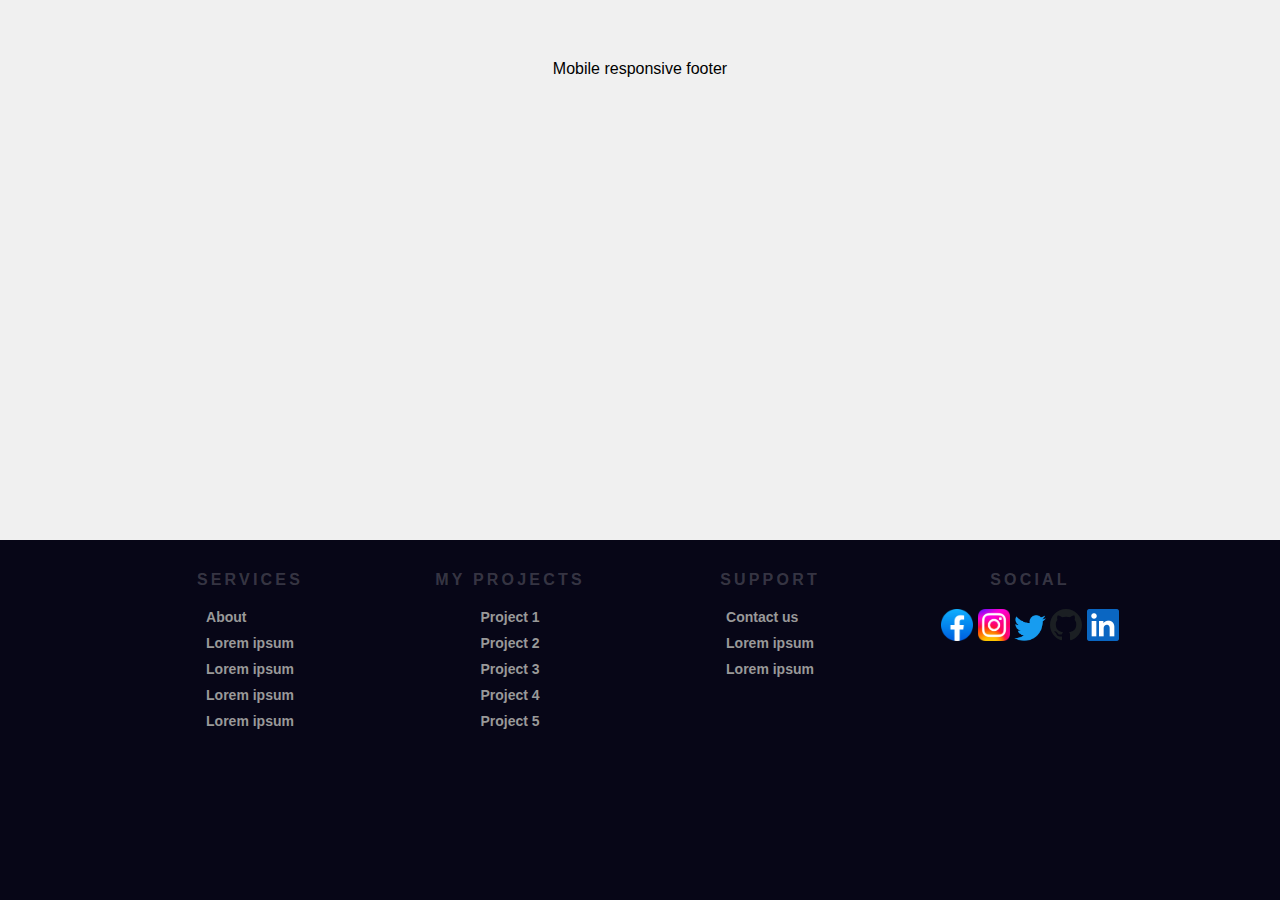
<file: Ekta/index.html>
<!DOCTYPE html>
<html lang="en">
  <head>
    <meta charset="UTF-8" />
    <meta http-equiv="X-UA-Compatible" content="IE=edge" />
    <meta name="viewport" content="width=device-width, initial-scale=1.0" />
    <title>Mobile responsive footer</title>

    <link
      rel="stylesheet"
      href="https://unpkg.com/swiper/swiper-bundle.min.css"
    />

    <!-- font awesome cdn link  -->
    <link
      rel="stylesheet"
      href="https://cdnjs.cloudflare.com/ajax/libs/font-awesome/5.15.4/css/all.min.css"
    />

    <!-- custom css file link  -->
    <link rel="stylesheet" href="style.css" />
  </head>
  <body>
    <div>
      <div class="dummy_page">Mobile responsive footer</div>
      <!-- FOOTER START -->
      <div class="footer">
        <div class="contain">
          <div class="col">
            <h1>Services</h1>
            <ul>
              <li>About</li>
              <li>Lorem ipsum</li>
              <li>Lorem ipsum</li>
              <li>Lorem ipsum</li>
              <li>Lorem ipsum</li>
            </ul>
          </div>
          <div class="col">
            <h1>My Projects</h1>
            <ul>
              <li>Project 1</li>
              <li>Project 2</li>
              <li>Project 3</li>
              <li>Project 4</li>
              <li>Project 5</li>
            </ul>
          </div>
          <div class="col">
            <h1>Support</h1>
            <ul>
              <li>Contact us</li>
              <li>Lorem ipsum</li>
              <li>Lorem ipsum</li>
            </ul>
          </div>
          <div class="col social">
            <h1>Social</h1>
            <ul>
              <li>
                <img
                  src="assets/images/Facebook_f_logo_(2021).svg.png"
                  width="32"
                  style="width: 32px"
                />
              </li>
              <li>
                <img
                  src="assets/images/Instagram_logo_2022.svg.webp"
                  width="32"
                  style="width: 32px"
                />
              </li>
              <li>
                <img
                  src="assets/images/Twitter-logo.svg.png"
                  width="32"
                  style="width: 32px"
                />
              </li>
              <li>
                <img
                  src="assets/images/github.svg"
                  width="32"
                  style="width: 32px"
                />
              </li>
              <li>
                <img
                  src="assets/images/linkedin.png"
                  width="32"
                  style="width: 32px"
                />
              </li>
            </ul>
          </div>
          <div class="clearfix"></div>
        </div>
      </div>
      <!-- END OF FOOTER -->
    </div>
  </body>
</html>
</file>
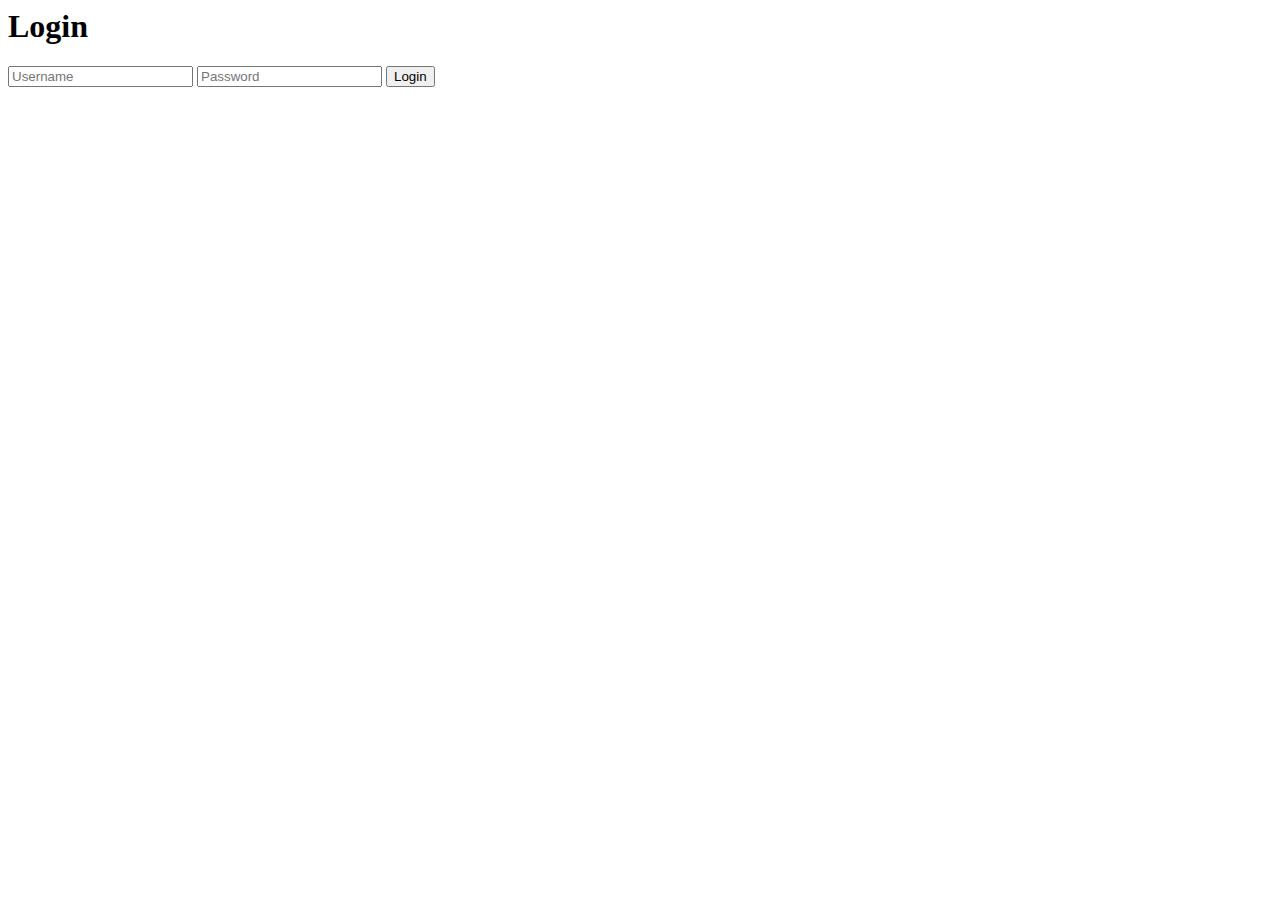
<file: login form/index.html>
<!--Fonts Google-->
    <link rel="preconnect" href="https://fonts.googleapis.com">
    <link rel="preconnect" href="https://fonts.gstatic.com" crossorigin>
    <link href="https://fonts.googleapis.com/css2?family=Open+Sans:wght@400;700&display=swap" rel="stylesheet">
    <title>LoginForm</title>
</head>
<body>
    <form class="box" action="#" method="post">
        <h1>Login</h1>
        <input type="text" placeholder="Username">
        <input type="password" placeholder="Password">
        <input type="submit" class="submit" value="Login">
    </form>
</body>
</html>
</file>
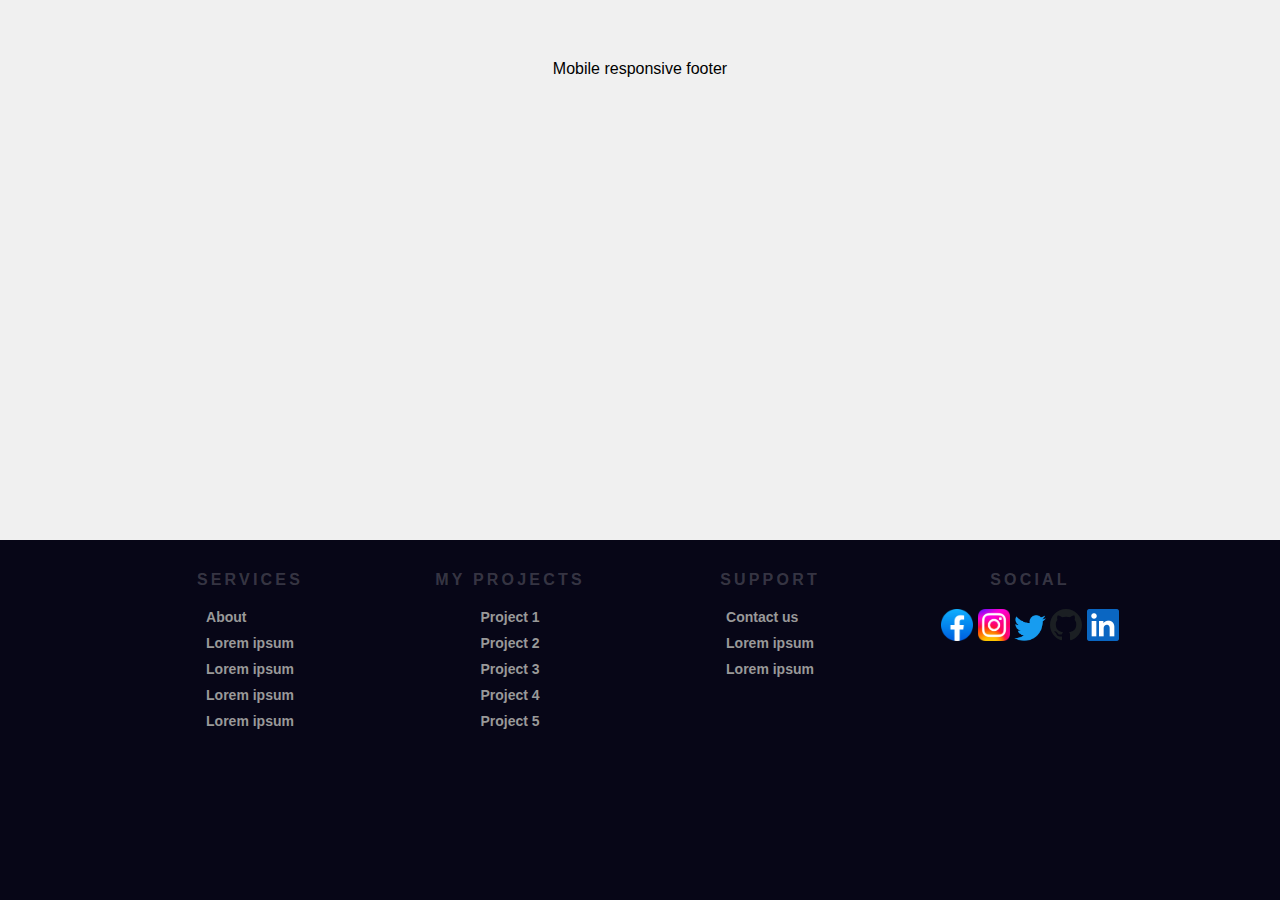
<file: Ekta/Footer/index.html>
<!DOCTYPE html>
<html lang="en">
  <head>
    <meta charset="UTF-8" />
    <meta http-equiv="X-UA-Compatible" content="IE=edge" />
    <meta name="viewport" content="width=device-width, initial-scale=1.0" />
    <title>Mobile responsive footer</title>

    <link
      rel="stylesheet"
      href="https://unpkg.com/swiper/swiper-bundle.min.css"
    />

    <!-- font awesome cdn link  -->
    <link
      rel="stylesheet"
      href="https://cdnjs.cloudflare.com/ajax/libs/font-awesome/5.15.4/css/all.min.css"
    />

    <!-- custom css file link  -->
    <link rel="stylesheet" href="style.css" />
  </head>
  <body>
    <div>
      <div class="dummy_page">Mobile responsive footer</div>
      <!-- FOOTER START -->
      <div class="footer">
        <div class="contain">
          <div class="col">
            <h1>Services</h1>
            <ul>
              <li>About</li>
              <li>Lorem ipsum</li>
              <li>Lorem ipsum</li>
              <li>Lorem ipsum</li>
              <li>Lorem ipsum</li>
            </ul>
          </div>
          <div class="col">
            <h1>My Projects</h1>
            <ul>
              <li>Project 1</li>
              <li>Project 2</li>
              <li>Project 3</li>
              <li>Project 4</li>
              <li>Project 5</li>
            </ul>
          </div>
          <div class="col">
            <h1>Support</h1>
            <ul>
              <li>Contact us</li>
              <li>Lorem ipsum</li>
              <li>Lorem ipsum</li>
            </ul>
          </div>
          <div class="col social">
            <h1>Social</h1>
            <ul>
              <li>
                <img
                  src="/Ekta/assets/images/Facebook_f_logo_(2021).svg.png"
                  width="32"
                  style="width: 32px"
                />
              </li>
              <li>
                <img
                  src="/Ekta/assets/images/Instagram_logo_2022.svg.webp"
                  width="32"
                  style="width: 32px"
                />
              </li>
              <li>
                <img
                  src="/Ekta/assets/images/Twitter-logo.svg.png"
                  width="32"
                  style="width: 32px"
                />
              </li>
              <li>
                <img
                  src="/Ekta/assets/images/github.svg"
                  width="32"
                  style="width: 32px"
                />
              </li>
              <li>
                <img
                  src="/Ekta/assets/images/linkedin.png"
                  width="32"
                  style="width: 32px"
                />
              </li>
            </ul>
          </div>
          <div class="clearfix"></div>
        </div>
      </div>
      <!-- END OF FOOTER -->
    </div>
  </body>
</html>
</file>
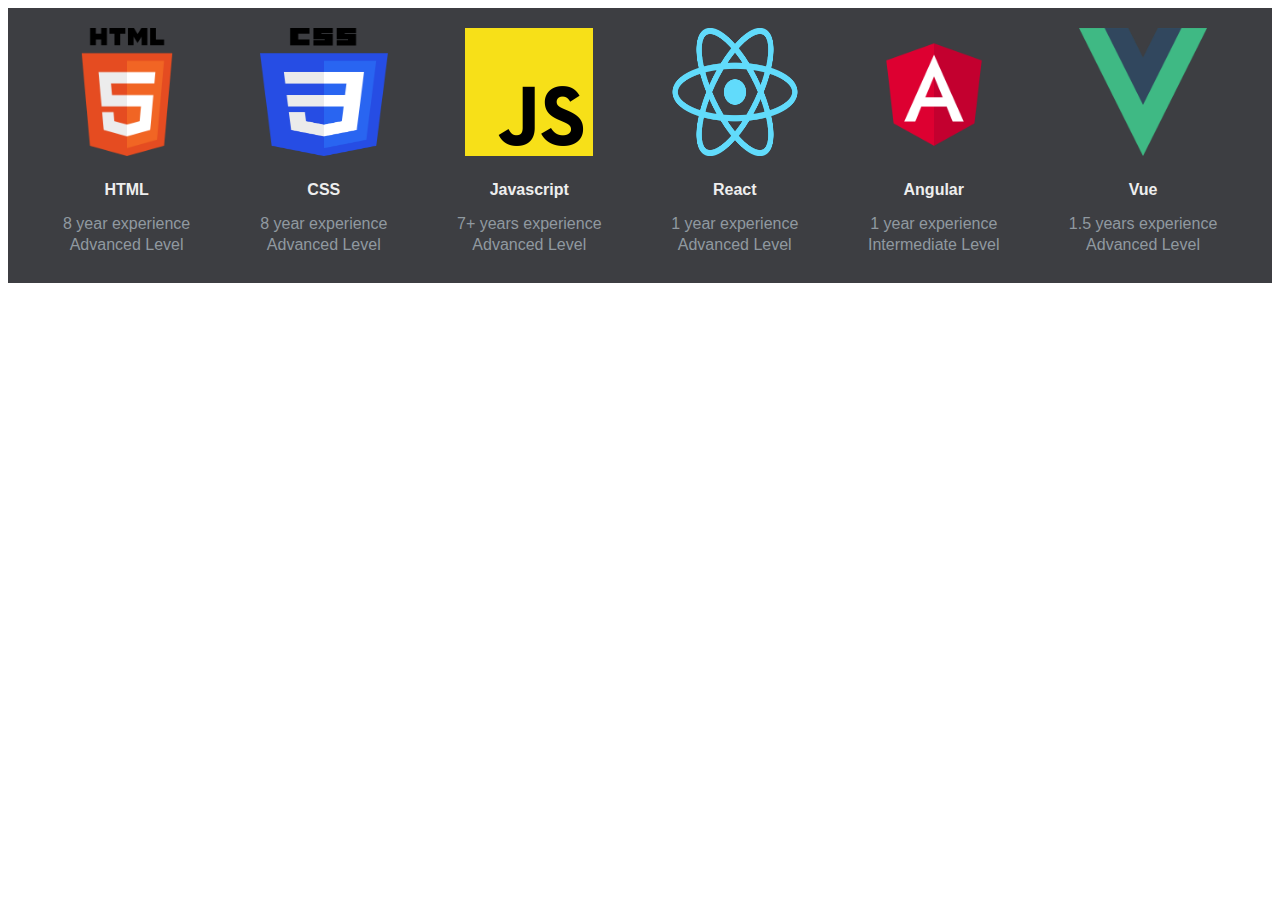
<file: Ekta/Skill Page/index.html>
<!DOCTYPE html>
<html lang="en">
  <head>
    <meta charset="UTF-8" />
    <meta http-equiv="X-UA-Compatible" content="IE=edge" />
    <meta name="viewport" content="width=device-width, initial-scale=1.0" />
    <title>Skills Page</title>

    <link
      rel="stylesheet"
      href="https://unpkg.com/swiper/swiper-bundle.min.css"
    />

    <!-- font awesome cdn link  -->
    <link
      rel="stylesheet"
      href="https://cdnjs.cloudflare.com/ajax/libs/font-awesome/5.15.4/css/all.min.css"
    />

    <!-- custom css file link  -->
    <link rel="stylesheet" href="style.css" />
  </head>
  <body>
    <div class="skills_wrapper">
      <div class="main">
        <div class="skill">
          <img
            src="/Ekta/assets/images/1200px-HTML5_logo_and_wordmark.svg.png"
          />
          <h4>HTML</h4>
          <p>8 year experience</p>
          <p>Advanced Level</p>
        </div>
        <div class="skill">
          <img src="/Ekta/assets/images/CSS3_logo_and_wordmark.svg.png" />
          <h4>CSS</h4>
          <p>8 year experience</p>
          <p>Advanced Level</p>
        </div>
        <div class="skill">
          <img src="/Ekta/assets/images/Unofficial_JavaScript_logo_2.svg.png" />
          <h4>Javascript</h4>
          <p>7+ years experience</p>
          <p>Advanced Level</p>
        </div>
        <div class="skill">
          <img src="/Ekta/assets/images/React-icon.svg.png" />
          <h4>React</h4>
          <p>1 year experience</p>
          <p>Advanced Level</p>
        </div>
        <div class="skill">
          <img src="/Ekta/assets/images/Angular_full_color_logo.svg.png" />
          <h4>Angular</h4>
          <p>1 year experience</p>
          <p>Intermediate Level</p>
        </div>
        <div class="skill">
          <img src="/Ekta/assets/images/1200px-Vue.js_Logo_2.svg.png" />
          <h4>Vue</h4>
          <p>1.5 years experience</p>
          <p>Advanced Level</p>
        </div>
      </div>
    </div>
  </body>
</html>
</file>
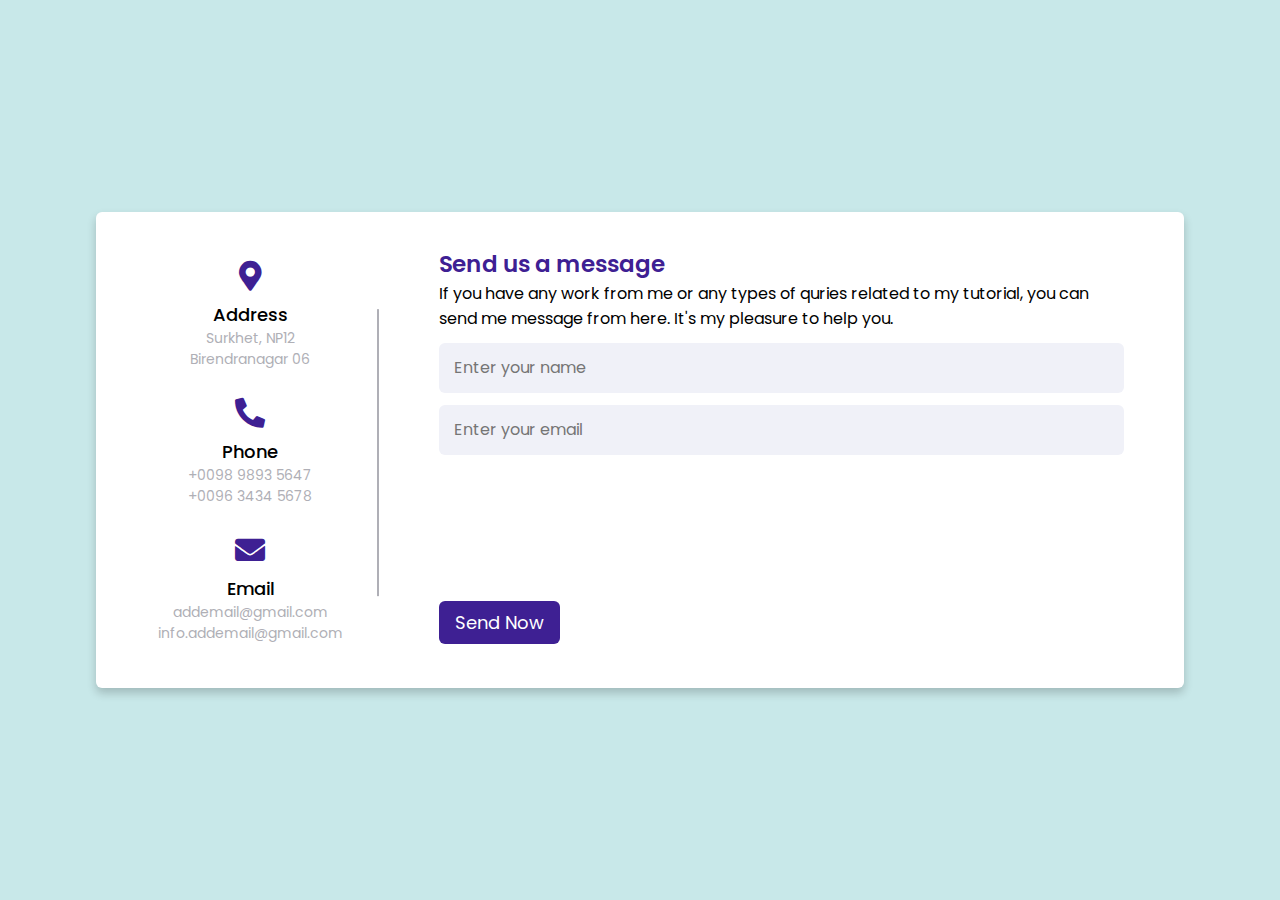
<file: Contact_me.html>
<!DOCTYPE html>
<html lang="en" dir="ltr">
  <head>
    <meta charset="UTF-8">
    <meta name="viewport" content="width=device-width, initial-scale=1.0">
    <title>Contact me</title>
    <link rel="stylesheet" href="https://cdnjs.cloudflare.com/ajax/libs/font-awesome/5.15.2/css/all.min.css"/>
  </head>
<body>
<style>
  /* Google Font CDN Link */
@import url('https://fonts.googleapis.com/css2?family=Poppins:wght@200;300;400;500;600;700&display=swap');
*{
  margin: 0;
  padding: 0;
  box-sizing: border-box;
  font-family: "Poppins" , sans-serif;
}
body{
  min-height: 100vh;
  width: 100%;
  background: #c8e8e9;
  display: flex;
  align-items: center;
  justify-content: center;
}
.container{
  width: 85%;
  background: #fff;
  border-radius: 6px;
  padding: 20px 60px 30px 40px;
  box-shadow: 0 5px 10px rgba(0, 0, 0, 0.2);
}
.container .content{
  display: flex;
  align-items: center;
  justify-content: space-between;
}
.container .content .left-side{
  width: 25%;
  height: 100%;
  display: flex;
  flex-direction: column;
  align-items: center;
  justify-content: center;
  margin-top: 15px;
  position: relative;
}
.content .left-side::before{
  content: '';
  position: absolute;
  height: 70%;
  width: 2px;
  right: -15px;
  top: 50%;
  transform: translateY(-50%);
  background: #afafb6;
}
.content .left-side .details{
  margin: 14px;
  text-align: center;
}
.content .left-side .details i{
  font-size: 30px;
  color: #3e2093;
  margin-bottom: 10px;
}
.content .left-side .details .topic{
  font-size: 18px;
  font-weight: 500;
}
.content .left-side .details .text-one,
.content .left-side .details .text-two{
  font-size: 14px;
  color: #afafb6;
}
.container .content .right-side{
  width: 75%;
  margin-left: 75px;
}
.content .right-side .topic-text{
  font-size: 23px;
  font-weight: 600;
  color: #3e2093;
}
.right-side .input-box{
  height: 50px;
  width: 100%;
  margin: 12px 0;
}
.right-side .input-box input,
.right-side .input-box textarea{
  height: 100%;
  width: 100%;
  border: none;
  outline: none;
  font-size: 16px;
  background: #F0F1F8;
  border-radius: 6px;
  padding: 0 15px;
  resize: none;
}
.right-side .message-box{
  min-height: 110px;
}
.right-side .input-box textarea{
  padding-top: 6px;
}
.right-side .button{
  display: inline-block;
  margin-top: 12px;
}
.right-side .button input[type="button"]{
  color: #fff;
  font-size: 18px;
  outline: none;
  border: none;
  padding: 8px 16px;
  border-radius: 6px;
  background: #3e2093;
  cursor: pointer;
  transition: all 0.3s ease;
}
.button input[type="button"]:hover{
  background: #5029bc;
}

@media (max-width: 950px) {
  .container{
    width: 90%;
    padding: 30px 40px 40px 35px ;
  }
  .container .content .right-side{
   width: 75%;
   margin-left: 55px;
}
}
@media (max-width: 820px) {
  .container{
    margin: 40px 0;
    height: 100%;
  }
  .container .content{
    flex-direction: column-reverse;
  }
 .container .content .left-side{
   width: 100%;
   flex-direction: row;
   margin-top: 40px;
   justify-content: center;
   flex-wrap: wrap;
 }
 .container .content .left-side::before{
   display: none;
 }
 .container .content .right-side{
   width: 100%;
   margin-left: 0;
 }
}
</style>
  <div class="container">
    <div class="content">
      <div class="left-side">
        <div class="address details">
          <i class="fas fa-map-marker-alt"></i>
          <div class="topic">Address</div>
          <div class="text-one">Surkhet, NP12</div>
          <div class="text-two">Birendranagar 06</div>
        </div>
        <div class="phone details">
          <i class="fas fa-phone-alt"></i>
          <div class="topic">Phone</div>
          <div class="text-one">+0098 9893 5647</div>
          <div class="text-two">+0096 3434 5678</div>
        </div>
        <div class="email details">
          <i class="fas fa-envelope"></i>
          <div class="topic">Email</div>
          <div class="text-one">addemail@gmail.com</div>
          <div class="text-two">info.addemail@gmail.com</div>
        </div>
      </div>
      <div class="right-side">
        <div class="topic-text">Send us a message</div>
        <p>If you have any work from me or any types of quries related to my tutorial, you can send me message from here. It's my pleasure to help you.</p>
      <form action="#">
        <div class="input-box">
          <input type="text" placeholder="Enter your name">
        </div>
        <div class="input-box">
          <input type="text" placeholder="Enter your email">
        </div>
        <div class="input-box message-box">
          
        </div>
        <div class="button">
          <input type="button" value="Send Now" >
        </div>
      </form>
    </div>
    </div>
  </div>
</body>
</html>
</file>
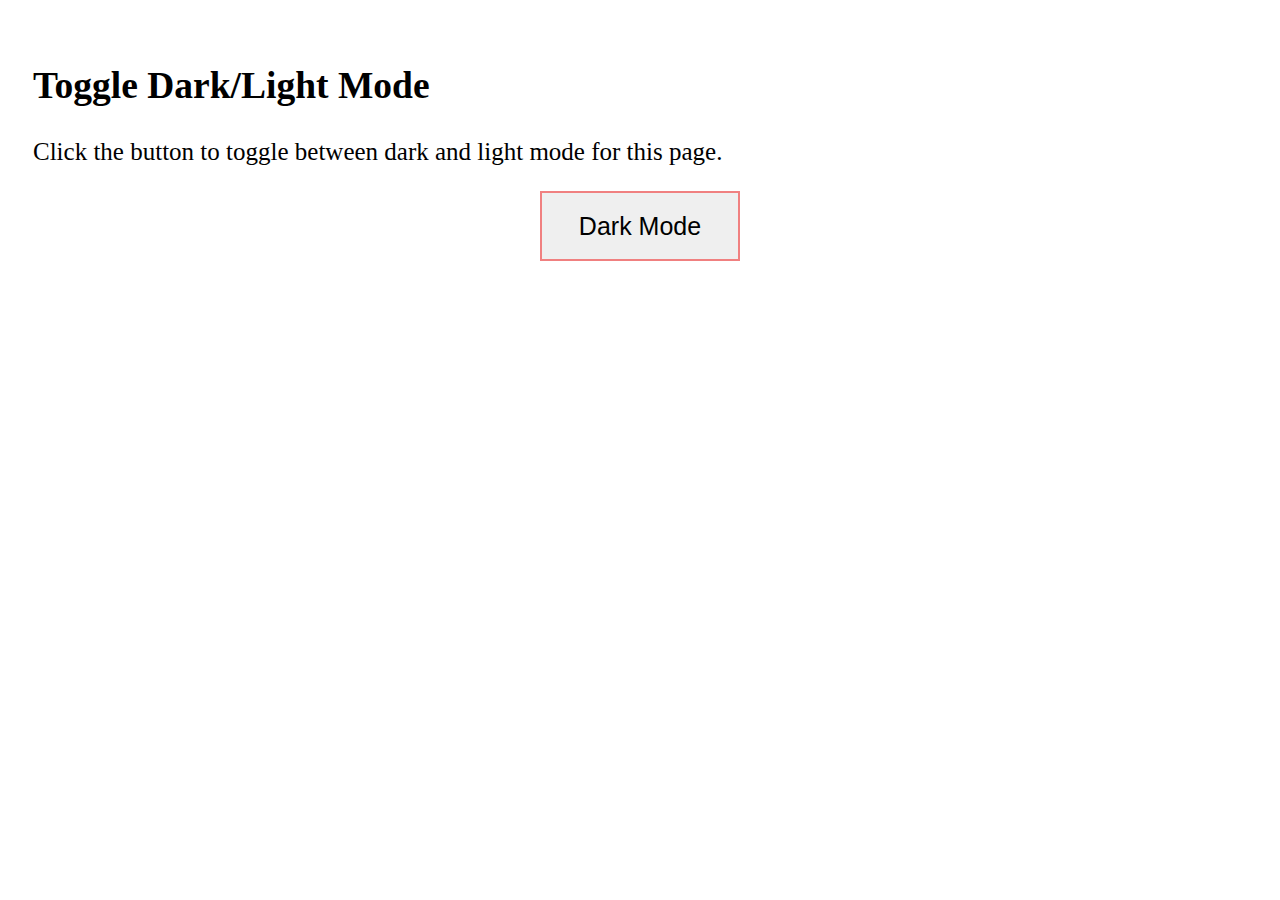
<file: Dark_Mode_Button.html>
<!DOCTYPE html>
<html>
<head>
  <meta name="viewport" content="width=device-width, initial-scale=1">
  <title>Dark Mode Button</title>
</head>
<body>
<style>
  body {
  padding: 25px;
  background-color: white;
  color: black;
  font-size: 25px;
  }
 .dark-mode {
  background-color: black;
  color: white;
}
.butt{
  width:200px;
  height:70px;
  font-size:25px;
  border:0;
  border:2px solid lightcoral;
}
</style>

<h2>Toggle Dark/Light Mode</h2>
<p>Click the button to toggle between dark and light mode for this page.</p>

<center><button class="butt" onclick="myFunction()">Dark Mode</button></center>

<script>
  function myFunction() {
    var element = document.body;
    element.classList.toggle("dark-mode");
  }
</script>
</body>
</html>
</file>
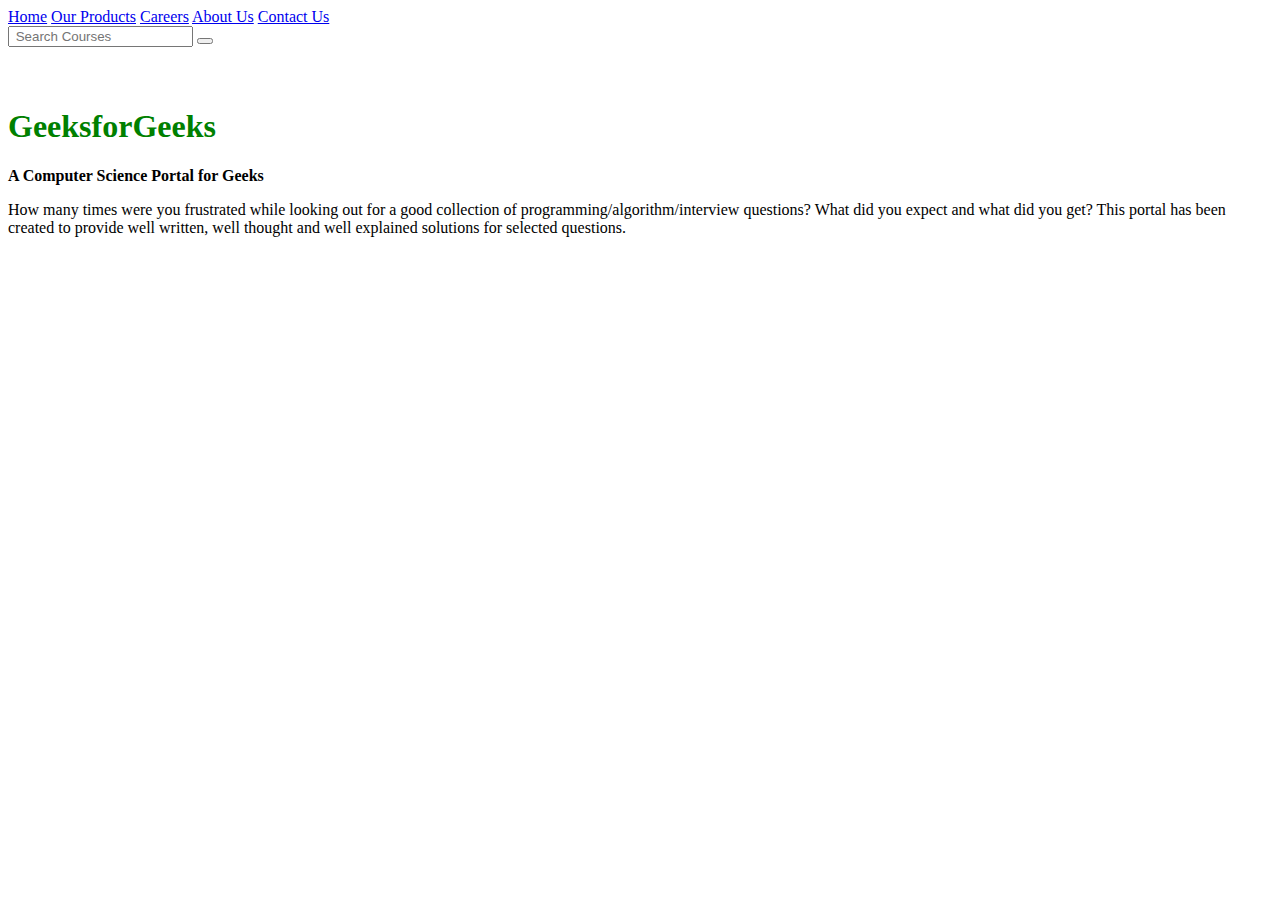
<file: search bar.html>
<!DOCTYPE html>
<html>

<head>
	<title>
		Create a Search Bar using HTML and CSS
	</title>
	<meta name="viewport"
		content="width=device-width, initial-scale=1">
</head>

<body>
	
	<!-- Navbar items -->
	<div id="navlist">
		<a href="#">Home</a>
		<a href="#">Our Products</a>
		<a href="#">Careers</a>
		<a href="#">About Us</a>
		<a href="#">Contact Us</a>
		
		<!-- search bar right align -->
		<div class="search">
			<form action="#">
				<input type="text"
					placeholder=" Search Courses"
					name="search">
				<button>
					<i class="fa fa-search"
						style="font-size: 18px;">
					</i>
				</button>
			</form>
		</div>
	</div>
	
	<!-- logo with tag -->
	<div class="content">
		<h1 style="color:green; padding-top:40px;">
			GeeksforGeeks
		</h1>
		
		<b>
			A Computer Science
			Portal for Geeks
		</b>
		
		

<p>
			How many times were you frustrated while
			looking out for a good collection of
			programming/algorithm/interview questions?
			What did you expect and what did you get?
			This portal has been created to provide
			well written, well thought and well
			explained solutions for selected questions.
		</p>


	</div>
</body>

</html>
</file>
<file: Ekta/style.css>
/* REMOVE THIS, USE YOUR OWN  */
html,
body {
  margin: 0;
  padding: 0;
  font-family: "Roboto", sans-serif;
  background-color: #070617;
}
.dummy_page {
  height: 60vh;
  width: 100%;
  background-color: #f0f0f0;
  text-align: center;
  box-sizing: border-box;
  padding: 60px 0px;
}
/* STYLES SPECIFIC TO FOOTER  */
.footer {
  width: 100%;
  position: relative;
  height: auto;
  background-color: #070617;
}
.footer .col {
  width: 220px;
  height: auto;
  display: flex;
  flex-direction: column;
  align-items: center;
  padding: 0px 20px 20px 20px;
}
.footer .col h1 {
  font-family: inherit;
  font-size: 16px;
  padding: 20px 0px 5px 0px;
  color: rgba(255, 255, 255, 0.2);
  font-weight: 600;
  text-transform: uppercase;
  letter-spacing: 0.2em;
}
.footer .col ul {
  list-style-type: none;
  margin: 0;
  padding: 0;
}
.footer .col ul li {
  color: #999999;
  font-size: 14px;
  font-family: inherit;
  font-weight: bold;
  padding: 5px 0px 5px 0px;
  cursor: pointer;
  transition: 0.2s;
  -webkit-transition: 0.2s;
  -moz-transition: 0.2s;
}
.social ul li {
  display: inline-flex;
}

.footer .col ul li:hover {
  color: #ffffff;
  transition: 0.1s;
  -webkit-transition: 0.1s;
  -moz-transition: 0.1s;
}
.clearfix {
  clear: both;
}
@media only screen and (min-width: 1280px) {
  .contain {
    display: flex;
    justify-content: center;
  }
}
@media only screen and (max-width: 1139px) {
  .contain .social {
    width: 1000px;
    display: block;
  }
  .social h1 {
    margin: 0px;
  }
}
@media only screen and (max-width: 950px) {
  .footer .col {
    width: 33%;
  }
  .footer .col h1 {
    font-size: 14px;
  }
  .footer .col ul li {
    font-size: 13px;
  }
}
@media only screen and (max-width: 500px) {
  .footer .col {
    width: 50%;
  }
  .footer .col h1 {
    font-size: 14px;
  }
  .footer .col ul li {
    font-size: 13px;
  }
}
@media only screen and (max-width: 340px) {
  .footer .col {
    width: 100%;
  }
}
</file>
<file: Ekta/Footer/style.css>
/* REMOVE THIS, USE YOUR OWN  */
html,
body {
  margin: 0;
  padding: 0;
  font-family: "Roboto", sans-serif;
  background-color: #070617;
}
.dummy_page {
  height: 60vh;
  width: 100%;
  background-color: #f0f0f0;
  text-align: center;
  box-sizing: border-box;
  padding: 60px 0px;
}
/* STYLES SPECIFIC TO FOOTER  */
.footer {
  width: 100%;
  position: relative;
  height: auto;
  background-color: #070617;
}
.footer .col {
  width: 220px;
  height: auto;
  display: flex;
  flex-direction: column;
  align-items: center;
  padding: 0px 20px 20px 20px;
}
.footer .col h1 {
  font-family: inherit;
  font-size: 16px;
  padding: 20px 0px 5px 0px;
  color: rgba(255, 255, 255, 0.2);
  font-weight: 600;
  text-transform: uppercase;
  letter-spacing: 0.2em;
}
.footer .col ul {
  list-style-type: none;
  margin: 0;
  padding: 0;
}
.footer .col ul li {
  color: #999999;
  font-size: 14px;
  font-family: inherit;
  font-weight: bold;
  padding: 5px 0px 5px 0px;
  cursor: pointer;
  transition: 0.2s;
  -webkit-transition: 0.2s;
  -moz-transition: 0.2s;
}
.social ul li {
  display: inline-flex;
}

.footer .col ul li:hover {
  color: #ffffff;
  transition: 0.1s;
  -webkit-transition: 0.1s;
  -moz-transition: 0.1s;
}
.clearfix {
  clear: both;
}
@media only screen and (min-width: 1280px) {
  .contain {
    display: flex;
    justify-content: center;
  }
}
@media only screen and (max-width: 1139px) {
  .contain .social {
    width: 1000px;
    display: block;
  }
  .social h1 {
    margin: 0px;
  }
}
@media only screen and (max-width: 950px) {
  .footer .col {
    width: 33%;
  }
  .footer .col h1 {
    font-size: 14px;
  }
  .footer .col ul li {
    font-size: 13px;
  }
}
@media only screen and (max-width: 500px) {
  .footer .col {
    width: 50%;
  }
  .footer .col h1 {
    font-size: 14px;
  }
  .footer .col ul li {
    font-size: 13px;
  }
}
@media only screen and (max-width: 340px) {
  .footer .col {
    width: 100%;
  }
}
</file>
<file: Ekta/Skill Page/style.css>
.skills_wrapper {
  font-family: "Open Sans", sans-serif;
  background-color: #3d3e42;
  color: #9099a0;
}

img {
  width: 128px;
  height: 128px;
}

.main {
  padding: 20px;
  display: flex;
  justify-content: space-around;
}

.skill {
  text-align: center;
}

.skill h4 {
  color: #eee;
}

.skill p {
  line-height: 5px;
}
</file>
